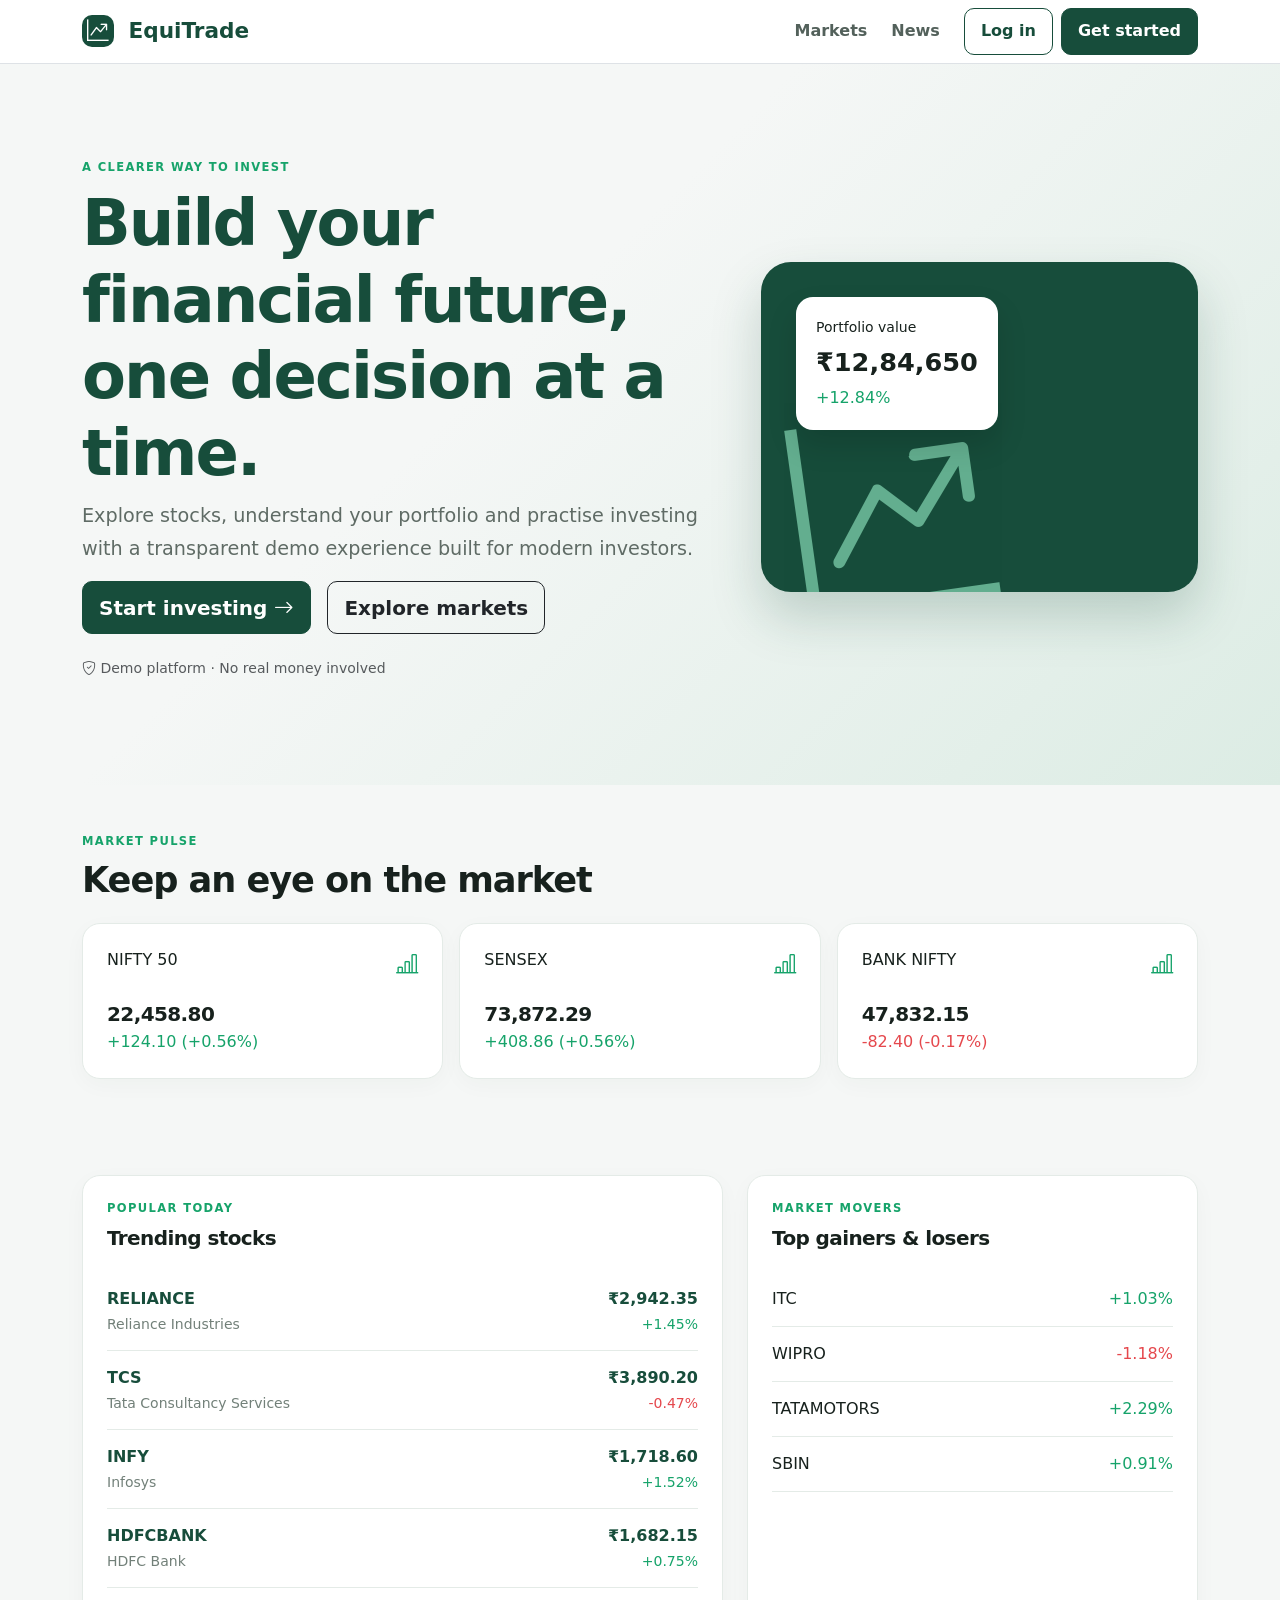
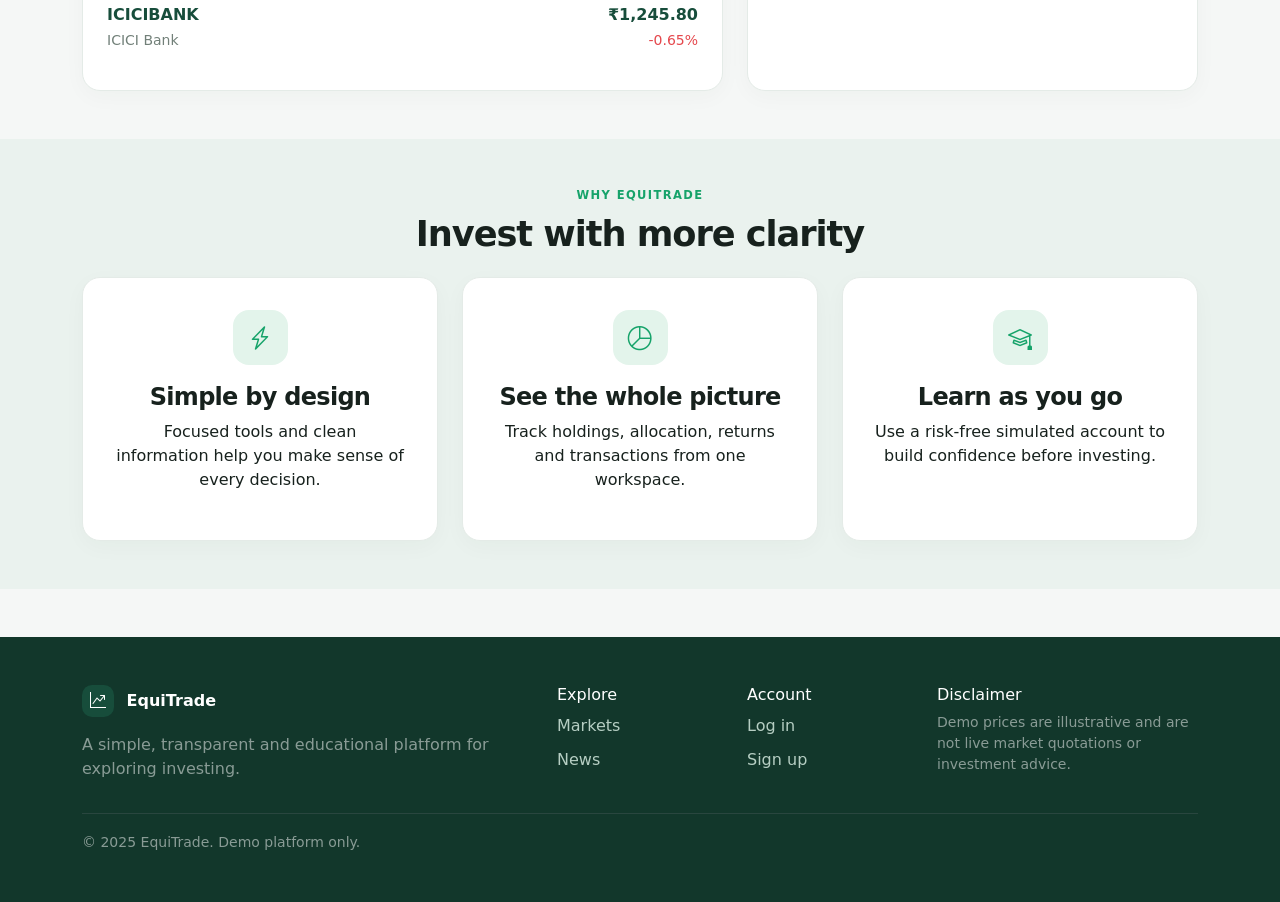
<file: index.html>
<!DOCTYPE html>
<html lang="en">
<head>
  <meta charset="UTF-8">
  <meta name="viewport" content="width=device-width, initial-scale=1">
  <title>EquiTrade | Invest with confidence</title>
  <link href="https://cdn.jsdelivr.net/npm/bootstrap@5.3.3/dist/css/bootstrap.min.css" rel="stylesheet">
  <link href="https://cdn.jsdelivr.net/npm/bootstrap-icons@1.11.3/font/bootstrap-icons.css" rel="stylesheet">
  <link rel="stylesheet" href="css/style.css">
  <link rel="stylesheet" href="css/responsive.css">
</head>
<body data-page="home">
  <div id="app"></div>
  <script src="https://cdn.jsdelivr.net/npm/bootstrap@5.3.3/dist/js/bootstrap.bundle.min.js"></script>
  <script src="js/data.js"></script>
  <script src="js/storage.js"></script>
  <script src="js/common.js"></script>
  <script src="js/home.js"></script>
</body>
</html>
</file>
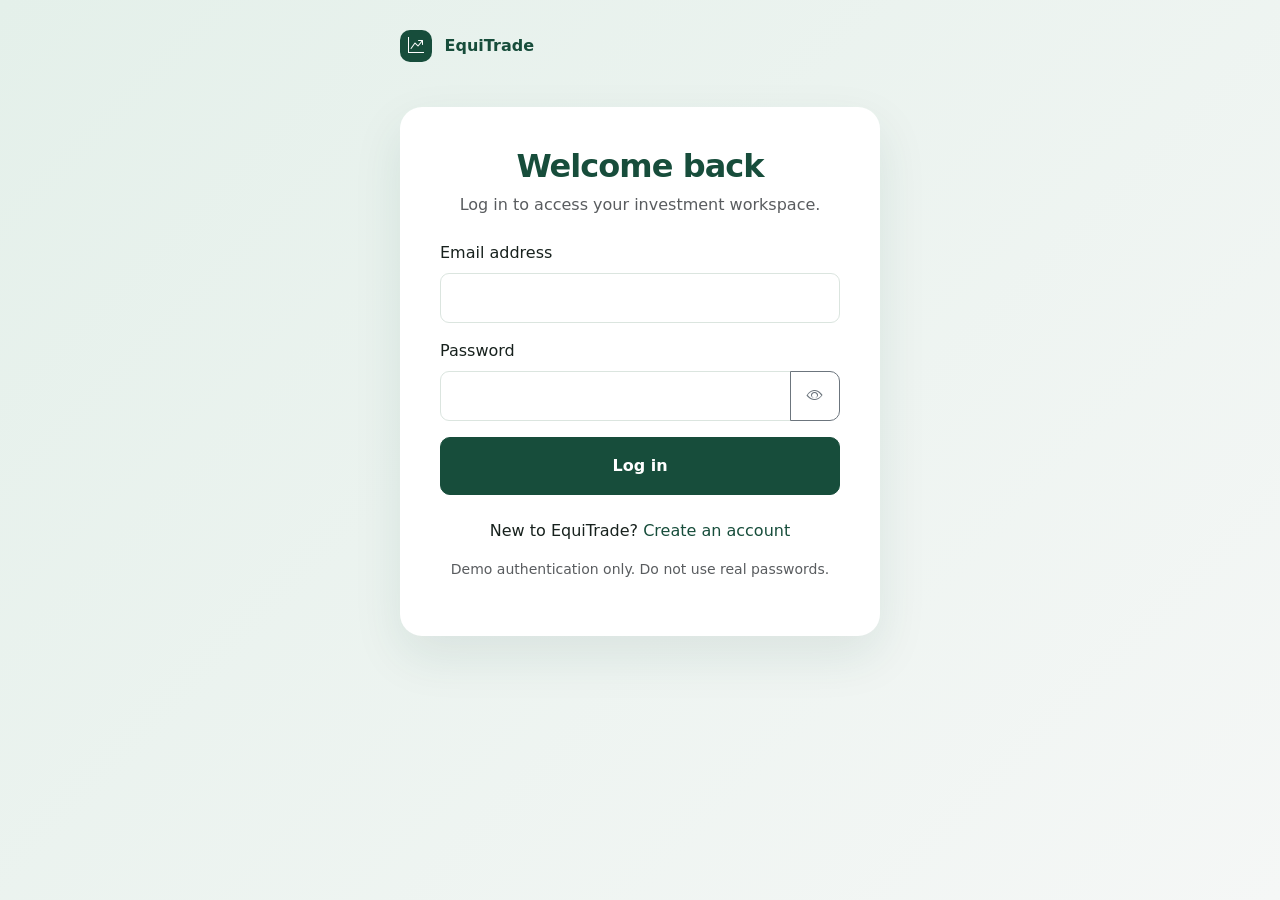
<file: login.html>
<!DOCTYPE html>
<html lang="en">
<head>
  <meta charset="UTF-8">
  <meta name="viewport" content="width=device-width, initial-scale=1">
  <title>Login | EquiTrade</title>
  <link href="https://cdn.jsdelivr.net/npm/bootstrap@5.3.3/dist/css/bootstrap.min.css" rel="stylesheet">
  <link href="https://cdn.jsdelivr.net/npm/bootstrap-icons@1.11.3/font/bootstrap-icons.css" rel="stylesheet">
  <link rel="stylesheet" href="css/style.css">
  <link rel="stylesheet" href="css/auth.css">
</head>
<body data-page="login">
  <div id="app"></div>
  <script src="https://cdn.jsdelivr.net/npm/bootstrap@5.3.3/dist/js/bootstrap.bundle.min.js"></script>
  <script src="js/data.js"></script>
  <script src="js/storage.js"></script>
  <script src="js/common.js"></script>
  <script src="js/auth.js"></script>
</body>
</html>
</file>
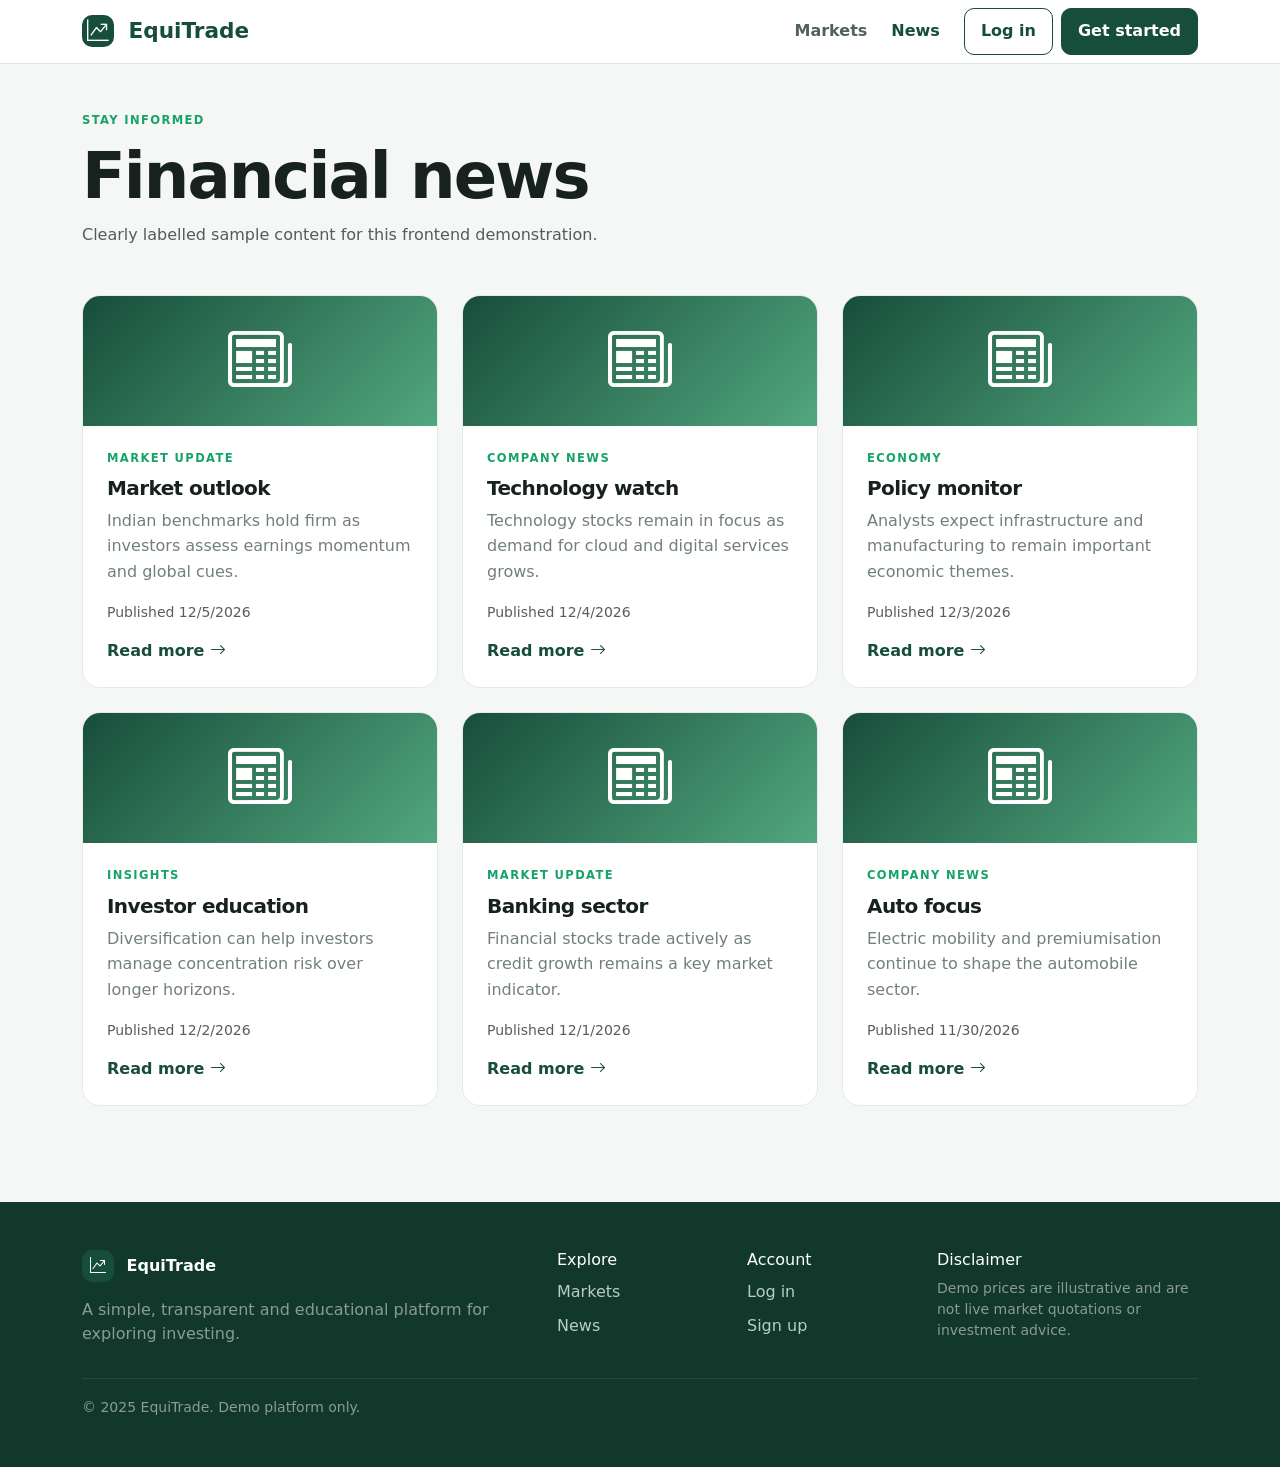
<file: news.html>
<!DOCTYPE html>
<html lang="en">
<head>
  <meta charset="UTF-8">
  <meta name="viewport" content="width=device-width, initial-scale=1">
  <title>News | EquiTrade</title>
  <link href="https://cdn.jsdelivr.net/npm/bootstrap@5.3.3/dist/css/bootstrap.min.css" rel="stylesheet">
  <link href="https://cdn.jsdelivr.net/npm/bootstrap-icons@1.11.3/font/bootstrap-icons.css" rel="stylesheet">
  <link rel="stylesheet" href="css/style.css">
  <link rel="stylesheet" href="css/responsive.css">
</head>
<body data-page="news">
  <div id="app"></div>
  <script src="https://cdn.jsdelivr.net/npm/bootstrap@5.3.3/dist/js/bootstrap.bundle.min.js"></script>
  <script src="js/data.js"></script>
  <script src="js/storage.js"></script>
  <script src="js/common.js"></script>
  <script src="js/news.js"></script>
</body>
</html>
</file>
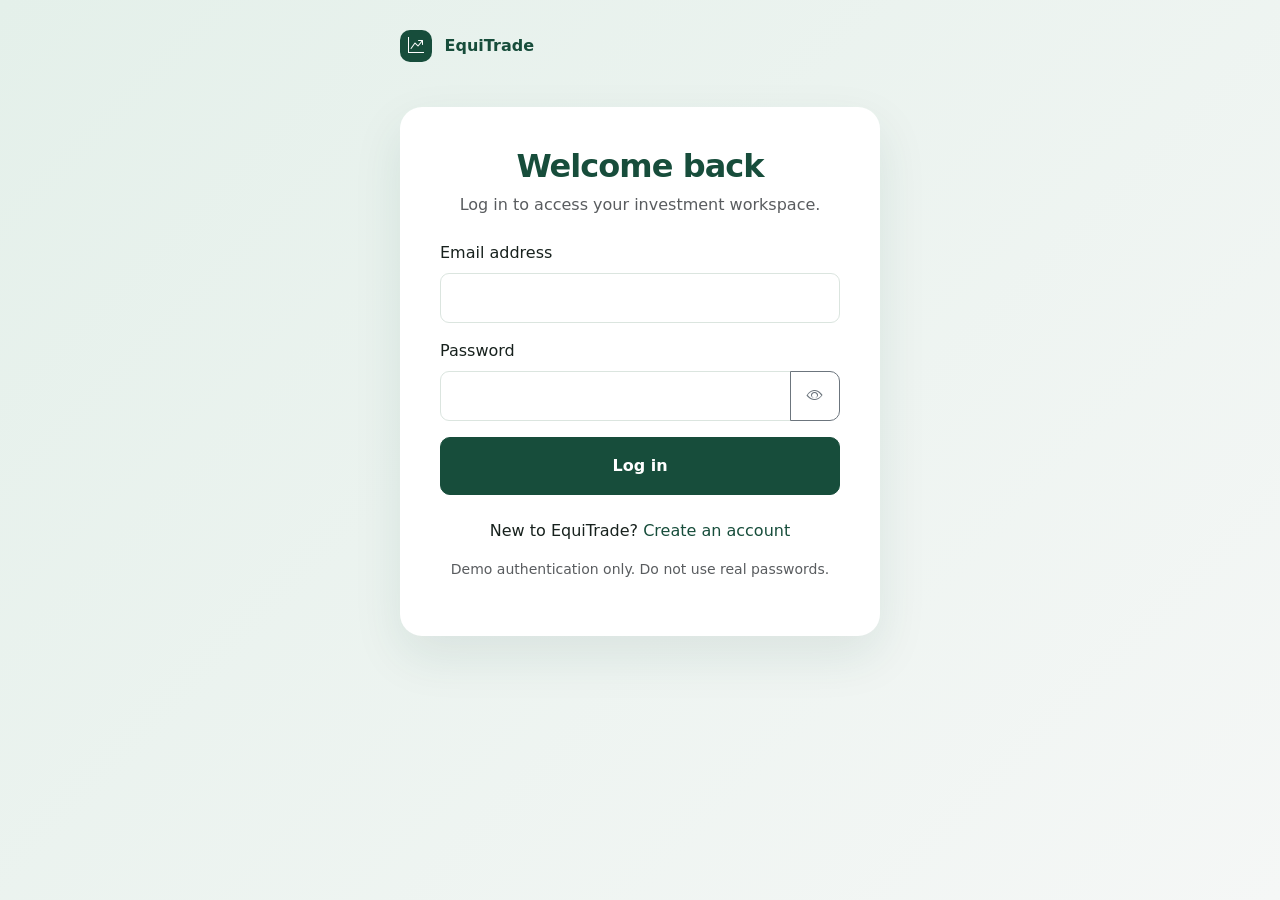
<file: orders.html>
<!DOCTYPE html>
<html lang="en">
<head>
  <meta charset="UTF-8">
  <meta name="viewport" content="width=device-width, initial-scale=1">
  <title>Orders | EquiTrade</title>
  <link href="https://cdn.jsdelivr.net/npm/bootstrap@5.3.3/dist/css/bootstrap.min.css" rel="stylesheet">
  <link href="https://cdn.jsdelivr.net/npm/bootstrap-icons@1.11.3/font/bootstrap-icons.css" rel="stylesheet">
  <link rel="stylesheet" href="css/style.css">
  <link rel="stylesheet" href="css/responsive.css">
</head>
<body data-page="orders">
  <div id="app"></div>
  <script src="https://cdn.jsdelivr.net/npm/bootstrap@5.3.3/dist/js/bootstrap.bundle.min.js"></script>
  <script src="js/data.js"></script>
  <script src="js/storage.js"></script>
  <script src="js/common.js"></script>
  <script src="js/orders.js"></script>
</body>
</html>
</file>
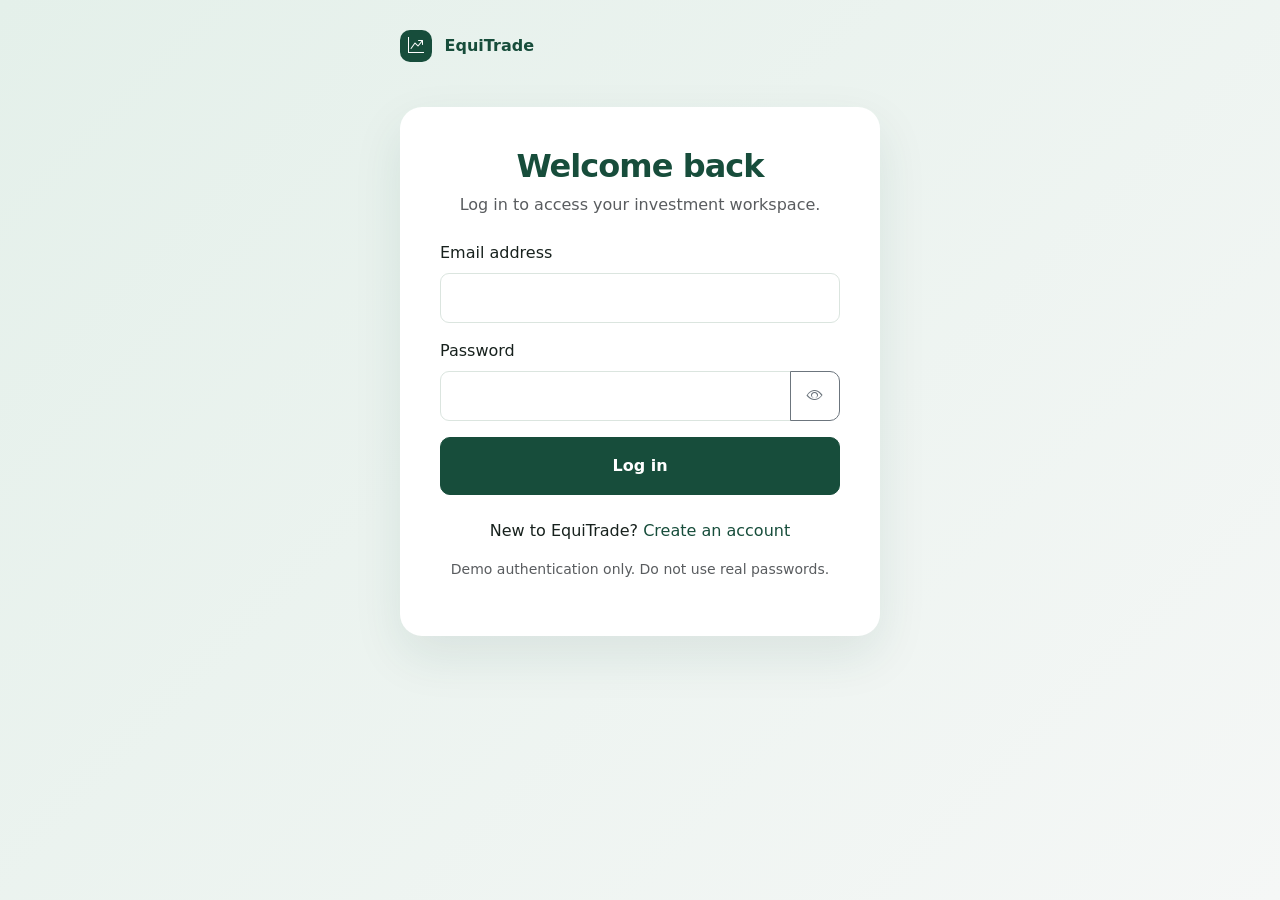
<file: profile.html>
<!DOCTYPE html>
<html lang="en">
<head>
  <meta charset="UTF-8">
  <meta name="viewport" content="width=device-width, initial-scale=1">
  <title>Profile | EquiTrade</title>
  <link href="https://cdn.jsdelivr.net/npm/bootstrap@5.3.3/dist/css/bootstrap.min.css" rel="stylesheet">
  <link href="https://cdn.jsdelivr.net/npm/bootstrap-icons@1.11.3/font/bootstrap-icons.css" rel="stylesheet">
  <link rel="stylesheet" href="css/style.css">
  <link rel="stylesheet" href="css/responsive.css">
</head>
<body data-page="profile">
  <div id="app"></div>
  <script src="https://cdn.jsdelivr.net/npm/bootstrap@5.3.3/dist/js/bootstrap.bundle.min.js"></script>
  <script src="js/data.js"></script>
  <script src="js/storage.js"></script>
  <script src="js/common.js"></script>
  <script src="js/profile.js"></script>
</body>
</html>
</file>
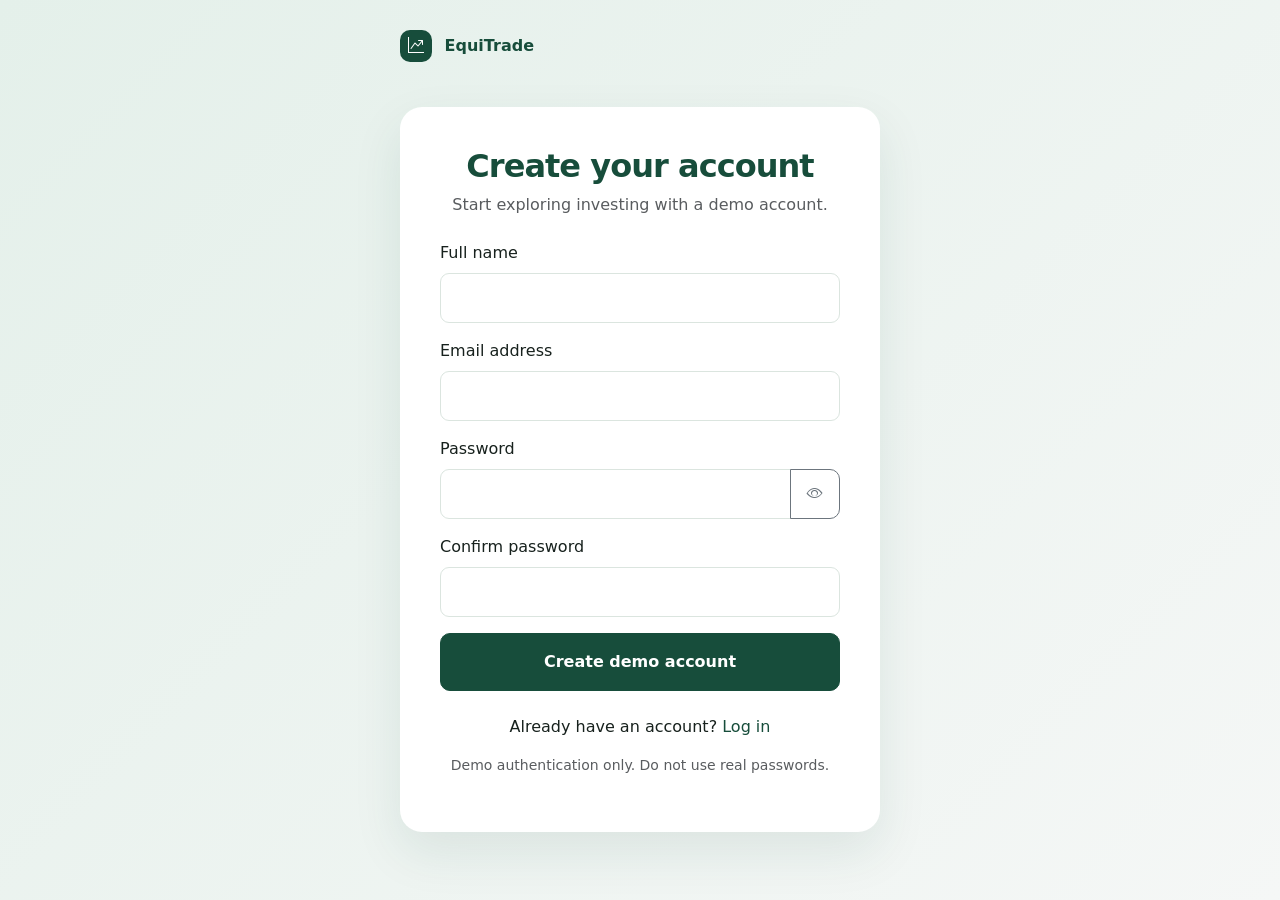
<file: signup.html>
<!DOCTYPE html>
<html lang="en">
<head>
  <meta charset="UTF-8">
  <meta name="viewport" content="width=device-width, initial-scale=1">
  <title>Create account | EquiTrade</title>
  <link href="https://cdn.jsdelivr.net/npm/bootstrap@5.3.3/dist/css/bootstrap.min.css" rel="stylesheet">
  <link href="https://cdn.jsdelivr.net/npm/bootstrap-icons@1.11.3/font/bootstrap-icons.css" rel="stylesheet">
  <link rel="stylesheet" href="css/style.css">
  <link rel="stylesheet" href="css/auth.css">
</head>
<body data-page="signup">
  <div id="app"></div>
  <script src="https://cdn.jsdelivr.net/npm/bootstrap@5.3.3/dist/js/bootstrap.bundle.min.js"></script>
  <script src="js/data.js"></script>
  <script src="js/storage.js"></script>
  <script src="js/common.js"></script>
  <script src="js/auth.js"></script>
</body>
</html>
</file>
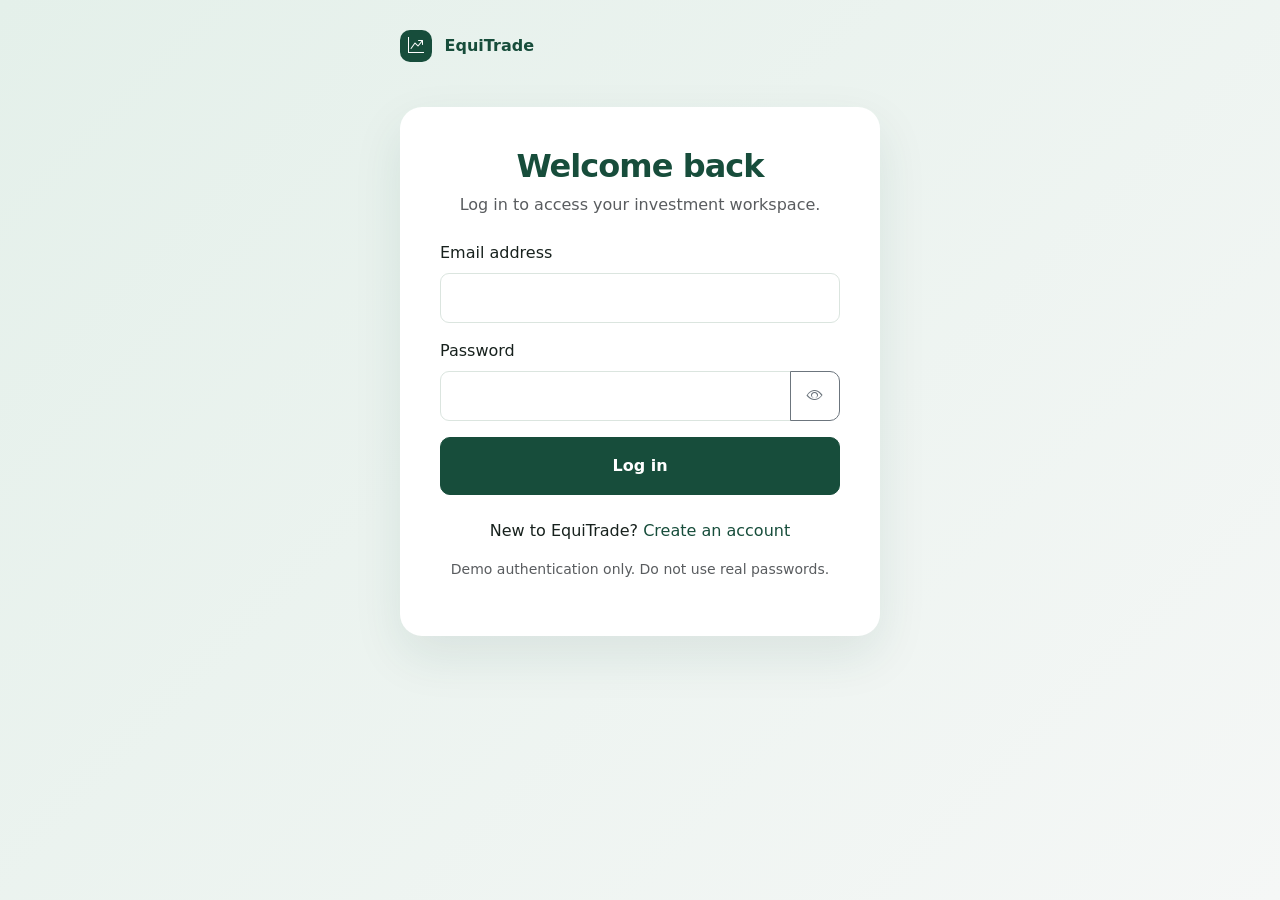
<file: stocks.html>
<!DOCTYPE html>
<html lang="en">
<head>
  <meta charset="UTF-8">
  <meta name="viewport" content="width=device-width, initial-scale=1">
  <title>Stocks | EquiTrade</title>
  <link href="https://cdn.jsdelivr.net/npm/bootstrap@5.3.3/dist/css/bootstrap.min.css" rel="stylesheet">
  <link href="https://cdn.jsdelivr.net/npm/bootstrap-icons@1.11.3/font/bootstrap-icons.css" rel="stylesheet">
  <link rel="stylesheet" href="css/style.css">
  <link rel="stylesheet" href="css/stocks.css">
  <link rel="stylesheet" href="css/responsive.css">
</head>
<body data-page="stocks">
  <div id="app"></div>
  <script src="https://cdn.jsdelivr.net/npm/bootstrap@5.3.3/dist/js/bootstrap.bundle.min.js"></script>
  <script src="js/data.js"></script>
  <script src="js/storage.js"></script>
  <script src="js/common.js"></script>
  <script src="js/stocks.js"></script>
</body>
</html>
</file>
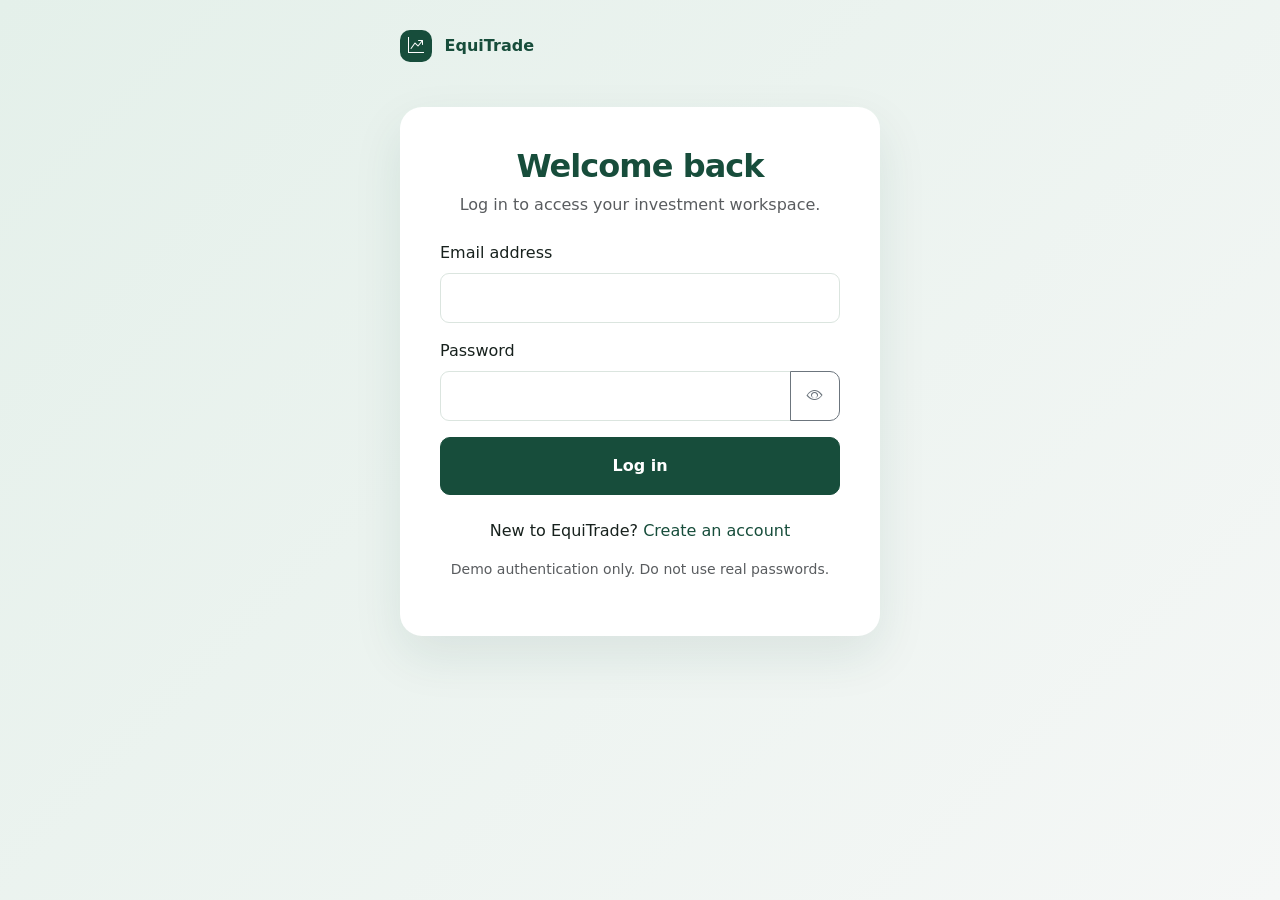
<file: watchlist.html>
<!DOCTYPE html>
<html lang="en">
<head>
  <meta charset="UTF-8">
  <meta name="viewport" content="width=device-width, initial-scale=1">
  <title>Watchlist | EquiTrade</title>
  <link href="https://cdn.jsdelivr.net/npm/bootstrap@5.3.3/dist/css/bootstrap.min.css" rel="stylesheet">
  <link href="https://cdn.jsdelivr.net/npm/bootstrap-icons@1.11.3/font/bootstrap-icons.css" rel="stylesheet">
  <link rel="stylesheet" href="css/style.css">
  <link rel="stylesheet" href="css/stocks.css">
  <link rel="stylesheet" href="css/responsive.css">
</head>
<body data-page="watchlist">
  <div id="app"></div>
  <script src="https://cdn.jsdelivr.net/npm/bootstrap@5.3.3/dist/js/bootstrap.bundle.min.js"></script>
  <script src="js/data.js"></script>
  <script src="js/storage.js"></script>
  <script src="js/common.js"></script>
  <script src="js/watchlist.js"></script>
</body>
</html>
</file>
<file: css/style.css>
:root{
  --primary:#174d3b;
  --success:#16a36a;
  --danger:#e5484d;
  --bg:#f5f7f6;
  --ink:#17211d;
  --muted:#728079;
  --border:#e4ebe7;
}
*{box-sizing:border-box}
body{margin:0;background:var(--bg);color:var(--ink);font-family:Inter,ui-sans-serif,system-ui,-apple-system,BlinkMacSystemFont,"Segoe UI",sans-serif}
a{color:var(--primary);text-decoration:none}
h1,h2,h3,h4{font-weight:750;letter-spacing:-.03em}
h1{font-size:clamp(2.2rem,5vw,4.5rem)}
h2{font-size:2.2rem}
h3{font-size:1.25rem}
.navbar{background:#fff!important}
.navbar-brand{font-size:1.35rem!important}
.brand{font-weight:800!important;color:var(--primary)}
.brand-mark{display:inline-flex;align-items:center;justify-content:center;width:32px;height:32px;margin-right:7px;border-radius:10px;background:var(--primary);color:#fff}
.nav-link{font-weight:600;color:#53615b!important}
.nav-link:hover,.nav-link.active{color:var(--primary)!important}
.btn{border-radius:10px;font-weight:650;padding:.65rem 1rem}
.btn-primary{background:var(--primary);border-color:var(--primary)}
.btn-primary:hover{background:#0f392b;border-color:#0f392b}
.btn-outline-primary{border-color:var(--primary);color:var(--primary)}
.hero{padding:95px 0 90px;background:linear-gradient(135deg,#f5f7f6 40%,#dcece4)}
.hero h1{max-width:720px;color:var(--primary)}
.hero .lead{max-width:650px;color:#5f6b65;font-size:1.2rem;line-height:1.7}
.eyebrow{display:block;text-transform:uppercase;letter-spacing:.12em;font-size:.72rem;font-weight:800;color:var(--success);margin-bottom:.55rem}
.hero-visual{height:330px;position:relative;border-radius:30px;background:var(--primary);overflow:hidden;box-shadow:0 25px 50px #174d3b35}
.hero-chart{position:absolute;inset:100px 30px 20px;color:#77c7a5;font-size:12rem;opacity:.8;transform:rotate(-8deg)}
.floating-value{position:absolute;z-index:2;top:35px;left:35px;background:#fff;padding:20px;border-radius:17px;box-shadow:0 15px 30px #0002}
.floating-value small,.floating-value strong,.floating-value span{display:block}
.floating-value strong{font-size:1.6rem;margin:.3rem 0}
.index-card,.card-panel,.metric-card,.feature-card,.profile-card,.empty-panel{background:#fff;border:1px solid var(--border);border-radius:18px;padding:24px;box-shadow:0 6px 22px #193c2b08}
.index-card h3{margin:20px 0 4px}
.index-card i{font-size:1.4rem;color:var(--success)}
.section-heading{margin-bottom:22px}
.stock-row,.transaction,.mini-row{display:flex;justify-content:space-between;align-items:center;border-bottom:1px solid var(--border);padding:15px 0}
.stock-row:last-child,.transaction:last-child{border:0}
.stock-row small,.transaction small,.table small{display:block;color:var(--muted);margin-top:3px}
.positive{color:var(--success)!important}
.negative{color:var(--danger)!important}
.soft-section{background:#eaf2ee}
.feature-card{height:100%;text-align:center;padding:32px}
.feature-card i{display:inline-flex;width:55px;height:55px;align-items:center;justify-content:center;background:#e3f4eb;color:var(--success);border-radius:16px;font-size:1.5rem;margin-bottom:18px}
.footer{background:#12372b;color:#fff}
.footer h6{color:#fff}.footer a{display:block;color:#b6cec3;margin:10px 0}
.table{--bs-table-bg:transparent;margin-bottom:0}
.table thead th{font-size:.75rem;text-transform:uppercase;letter-spacing:.06em;color:var(--muted);white-space:nowrap}
.table td,.table th{padding:16px 12px;white-space:nowrap}
.icon-btn{border:0;background:#eef5f1;border-radius:8px;color:var(--primary);padding:7px 10px}
.badge-soft,.status{display:inline-block;background:#e6f3ec;color:var(--success);border-radius:30px;padding:5px 10px;font-size:.75rem;font-weight:700}
.metric-card{min-height:145px}.metric-card span,.metric-card small{display:block;color:var(--muted)}.metric-card strong{display:block;font-size:1.65rem;margin:18px 0 5px}
.avatar,.large-avatar{display:inline-flex;align-items:center;justify-content:center;border-radius:50%;font-weight:800}
.avatar{width:35px;height:35px;margin-right:10px}.avatar.buy{background:#e2f5eb;color:var(--success)}.avatar.sell{background:#fde8e8;color:var(--danger)}
.type-pill{border-radius:20px;padding:5px 10px;font-size:.75rem;font-weight:800}.type-pill.buy{background:#e2f5eb;color:var(--success)}.type-pill.sell{background:#fde8e8;color:var(--danger)}
.empty{text-align:center!important;color:var(--muted);padding:40px!important}.empty-panel{text-align:center;padding:70px 20px}.empty-panel i{font-size:3rem;color:#b7cfc3}.empty-panel p{color:var(--muted)}
.news-card{height:100%;background:#fff;border:1px solid var(--border);border-radius:18px;overflow:hidden}.news-image{height:130px;background:linear-gradient(135deg,#174d3b,#52a77e);display:flex;align-items:center;justify-content:center;color:#fff;font-size:4rem}.news-card p{color:var(--muted);line-height:1.6}.read-link{display:inline-block;margin-top:15px;font-weight:700}
.toast-msg{position:fixed;right:20px;bottom:20px;z-index:9999;padding:14px 20px;border-radius:10px;background:var(--success);color:white;box-shadow:0 8px 20px #0002}.toast-msg.error{background:var(--danger)}
.back-link{font-weight:700}.chart-filters button.active{background:var(--primary);color:#fff}.detail-grid{display:grid;grid-template-columns:1fr 1fr;gap:18px;margin-top:25px}.detail-grid span{font-size:.8rem;color:var(--muted)}.detail-grid b{display:block;color:var(--ink);margin-top:4px}
.stock-watch{position:relative}.stock-watch>strong{position:absolute;right:24px;top:30px}.stock-watch>.positive,.stock-watch>.negative{position:absolute;right:24px;top:58px}
.large-avatar{width:85px;height:85px;background:#dcece4;color:var(--primary);font-size:2rem;margin:0 auto 20px}
</file>
<file: css/responsive.css>
@media(max-width:767px){
  .hero{padding:60px 0}.hero-visual{height:260px}.floating-value{left:20px;top:20px}.hero-chart{font-size:8rem;inset:110px 15px 10px}
  .card-panel,.metric-card{padding:18px}.section-heading h2{font-size:1.8rem}
  .table-responsive{border-radius:10px}.auth-card{padding:28px 22px}
  h1{font-size:2.3rem}.detail-grid{gap:12px}
}
</file>
<file: css/auth.css>
.auth-page{min-height:100vh;background:linear-gradient(135deg,#e4f0ea,#f5f7f6);padding:30px 20px}
.auth-brand{max-width:480px;margin:0 auto 45px}
.auth-card{max-width:480px;margin:auto;background:#fff;border-radius:22px;padding:40px;box-shadow:0 20px 50px #174d3b18}
.auth-card h1{font-size:2rem;color:var(--primary)}
.form-control,.form-select{padding:.75rem .9rem;border-color:#dbe5df;border-radius:9px}
.form-control:focus,.form-select:focus{border-color:var(--success);box-shadow:0 0 0 .2rem #16a36a22}
</file>
<file: css/stocks.css>
.market-table td:first-child{min-width:185px}
</file>
